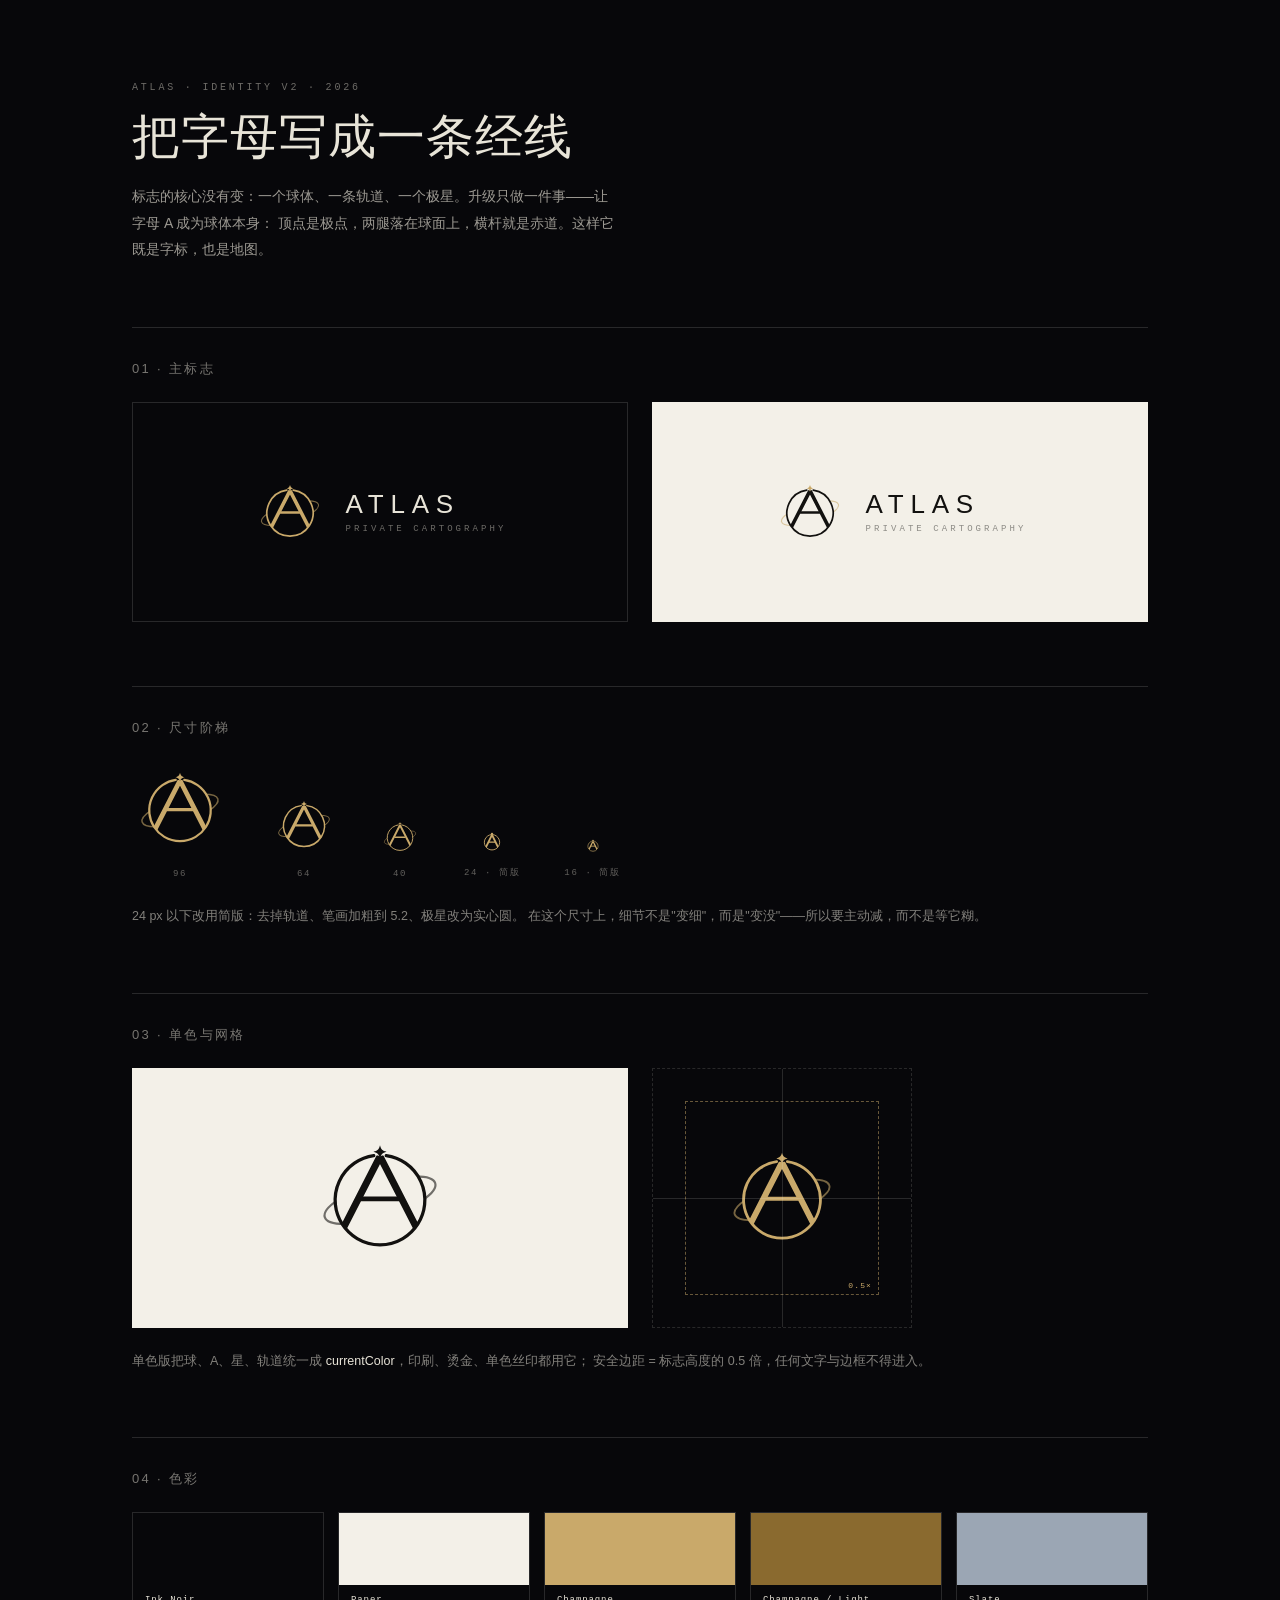
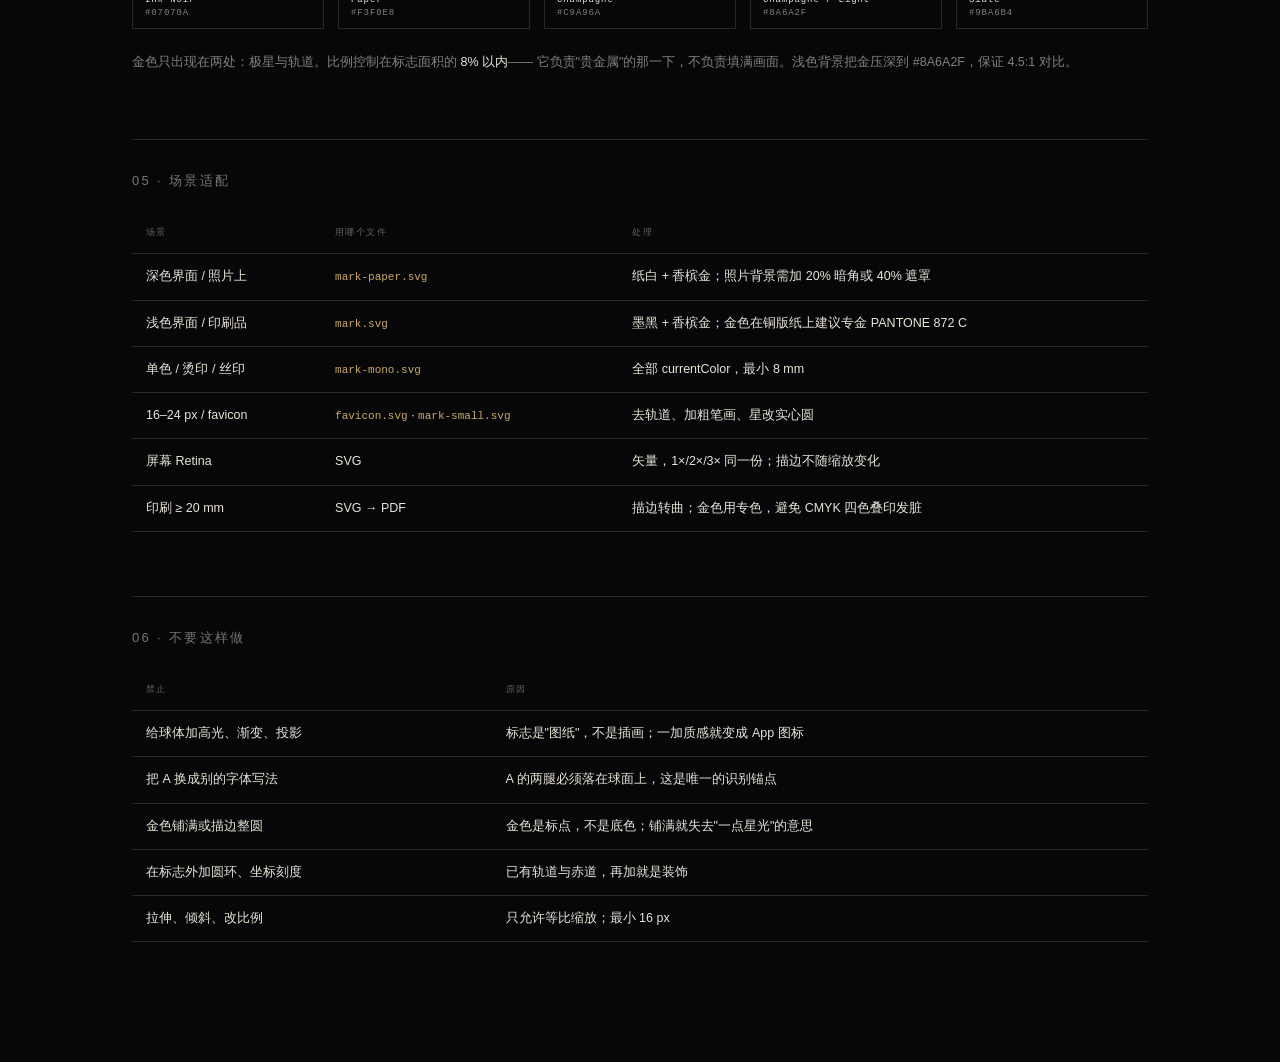
<file: brand.html>
<!DOCTYPE html>
<html lang="zh-CN">
<head>
<meta charset="utf-8" />
<meta name="viewport" content="width=device-width, initial-scale=1" />
<title>ATLAS · 标志与视觉规范</title>
<style>
  :root {
    --noir: #07070A;
    --paper: #F3F0E8;
    --ink: #12110F;
    --gold: #C9A96A;
    --gold-paper: #8A6A2F;
    --line: rgba(242, 239, 231, .14);
    --line-dark: rgba(18, 17, 15, .14);
    --mono: ui-monospace, "SF Mono", "JetBrains Mono", Consolas, monospace;
  }
  * { box-sizing: border-box; }
  body {
    margin: 0; background: var(--noir); color: #E8E4D8;
    font-family: "Archivo", "PingFang SC", "Microsoft YaHei", sans-serif;
    -webkit-font-smoothing: antialiased;
  }
  .wrap { max-width: 1080px; margin: 0 auto; padding: 72px 32px 120px; }
  .kicker {
    font-family: var(--mono); font-size: 10px; letter-spacing: .28em;
    text-transform: uppercase; color: rgba(232, 228, 216, .45);
  }
  h1 { font-size: clamp(2rem, 4vw, 3rem); font-weight: 500; letter-spacing: .02em; margin: 12px 0 8px; }
  .lede { max-width: 62ch; line-height: 1.9; color: rgba(232, 228, 216, .66); font-size: 14px; }
  section { margin-top: 64px; border-top: 1px solid var(--line); padding-top: 32px; }
  h2 { font-size: 13px; font-weight: 500; letter-spacing: .18em; text-transform: uppercase; color: rgba(232, 228, 216, .5); margin: 0 0 24px; }

  /* 主组合 */
  .lockup { display: flex; align-items: center; gap: 20px; }
  .lockup img { width: 72px; height: 72px; }
  .lockup .word { display: grid; gap: 4px; }
  .lockup .word b { font-size: 26px; font-weight: 500; letter-spacing: .26em; }
  .lockup .word span { font-family: var(--mono); font-size: 9px; letter-spacing: .34em; color: rgba(232, 228, 216, .45); text-transform: uppercase; }
  .duo { display: grid; grid-template-columns: 1fr 1fr; gap: 24px; }
  .panel { border: 1px solid var(--line); padding: 40px; display: grid; place-items: center; min-height: 220px; }
  .panel--paper { background: var(--paper); color: var(--ink); border-color: transparent; }

  /* 尺寸 */
  .sizes { display: flex; align-items: flex-end; gap: 44px; flex-wrap: wrap; }
  .size { display: grid; justify-items: center; gap: 12px; }
  .size img { display: block; }
  .size em { font-family: var(--mono); font-style: normal; font-size: 9px; letter-spacing: .18em; color: rgba(232, 228, 216, .4); }

  /* 色板 */
  .chips { display: grid; grid-template-columns: repeat(5, 1fr); gap: 14px; }
  .chip { border: 1px solid var(--line); }
  .chip i { display: block; height: 72px; }
  .chip p { margin: 0; padding: 10px 12px; font-family: var(--mono); font-size: 9px; letter-spacing: .1em; color: rgba(232, 228, 216, .55); }
  .chip p b { display: block; font-weight: 400; color: #E8E4D8; margin-bottom: 3px; }

  /* 网格与留白 */
  .gridbox { position: relative; width: 260px; height: 260px; display: grid; place-items: center; border: 1px dashed var(--line); }
  .gridbox::before, .gridbox::after { content: ""; position: absolute; background: var(--line); }
  .gridbox::before { left: 0; right: 0; top: 50%; height: 1px; }
  .gridbox::after { top: 0; bottom: 0; left: 50%; width: 1px; }
  .gridbox img { width: 120px; height: 120px; }
  .clear { position: absolute; inset: 32px; border: 1px dashed rgba(201, 169, 106, .5); }
  .clear span { position: absolute; right: 6px; bottom: 4px; font-family: var(--mono); font-size: 8px; color: var(--gold); letter-spacing: .14em; }

  table { width: 100%; border-collapse: collapse; font-size: 12.5px; }
  th, td { text-align: left; padding: 12px 14px; border-bottom: 1px solid var(--line); vertical-align: top; line-height: 1.7; }
  th { font-family: var(--mono); font-size: 9px; letter-spacing: .16em; text-transform: uppercase; color: rgba(232, 228, 216, .4); font-weight: 400; }
  td code { font-family: var(--mono); font-size: 11px; color: var(--gold); }
  .note { font-size: 12.5px; line-height: 1.9; color: rgba(232, 228, 216, .55); }
  .note b { color: #E8E4D8; font-weight: 500; }
  @media (max-width: 760px) {
    .duo, .chips { grid-template-columns: 1fr 1fr; }
    .wrap { padding: 48px 20px 80px; }
  }
</style>
</head>
<body>
<div class="wrap">
  <p class="kicker">ATLAS · Identity v2 · 2026</p>
  <h1>把字母写成一条经线</h1>
  <p class="lede">
    标志的核心没有变：一个球体、一条轨道、一个极星。升级只做一件事——让字母 A 成为球体本身：
    顶点是极点，两腿落在球面上，横杆就是赤道。这样它既是字标，也是地图。
  </p>

  <section>
    <h2>01 · 主标志</h2>
    <div class="duo">
      <div class="panel">
        <div class="lockup">
          <img src="assets/img/mark-gold.svg" alt="ATLAS 标志" />
          <span class="word"><b>ATLAS</b><span>Private Cartography</span></span>
        </div>
      </div>
      <div class="panel panel--paper">
        <div class="lockup">
          <img src="assets/img/mark.svg" alt="ATLAS 标志（深色）" />
          <span class="word"><b>ATLAS</b><span style="color:rgba(18,17,15,.45)">Private Cartography</span></span>
        </div>
      </div>
    </div>
  </section>

  <section>
    <h2>02 · 尺寸阶梯</h2>
    <div class="sizes">
      <span class="size"><img src="assets/img/mark-gold.svg" width="96" height="96" alt="" /><em>96</em></span>
      <span class="size"><img src="assets/img/mark-gold.svg" width="64" height="64" alt="" /><em>64</em></span>
      <span class="size"><img src="assets/img/mark-gold.svg" width="40" height="40" alt="" /><em>40</em></span>
      <span class="size"><img src="assets/img/mark-small.svg" width="24" height="24" alt="" /><em>24 · 简版</em></span>
      <span class="size"><img src="assets/img/mark-small.svg" width="16" height="16" alt="" /><em>16 · 简版</em></span>
    </div>
    <p class="note" style="margin-top:26px">
      24 px 以下改用简版：去掉轨道、笔画加粗到 5.2、极星改为实心圆。
      在这个尺寸上，细节不是"变细"，而是"变没"——所以要主动减，而不是等它糊。
    </p>
  </section>

  <section>
    <h2>03 · 单色与网格</h2>
    <div class="duo">
      <div class="panel panel--paper">
        <img src="assets/img/mark-mono.svg" width="140" height="140" alt="单色标志" />
      </div>
      <div class="gridbox">
        <div class="clear"><span>0.5×</span></div>
        <img src="assets/img/mark-gold.svg" alt="网格与安全边距" />
      </div>
    </div>
    <p class="note" style="margin-top:22px">
      单色版把球、A、星、轨道统一成 <b>currentColor</b>，印刷、烫金、单色丝印都用它；
      安全边距 = 标志高度的 0.5 倍，任何文字与边框不得进入。
    </p>
  </section>

  <section>
    <h2>04 · 色彩</h2>
    <div class="chips">
      <span class="chip"><i style="background:#07070A"></i><p><b>Ink Noir</b>#07070A</p></span>
      <span class="chip"><i style="background:#F3F0E8"></i><p><b>Paper</b>#F3F0E8</p></span>
      <span class="chip"><i style="background:#C9A96A"></i><p><b>Champagne</b>#C9A96A</p></span>
      <span class="chip"><i style="background:#8A6A2F"></i><p><b>Champagne / Light</b>#8A6A2F</p></span>
      <span class="chip"><i style="background:#9BA6B4"></i><p><b>Slate</b>#9BA6B4</p></span>
    </div>
    <p class="note" style="margin-top:22px">
      金色只出现在两处：极星与轨道。比例控制在标志面积的 <b>8% 以内</b>——
      它负责"贵金属"的那一下，不负责填满画面。浅色背景把金压深到 #8A6A2F，保证 4.5:1 对比。
    </p>
  </section>

  <section>
    <h2>05 · 场景适配</h2>
    <table>
      <tr><th>场景</th><th>用哪个文件</th><th>处理</th></tr>
      <tr><td>深色界面 / 照片上</td><td><code>mark-paper.svg</code></td><td>纸白 + 香槟金；照片背景需加 20% 暗角或 40% 遮罩</td></tr>
      <tr><td>浅色界面 / 印刷品</td><td><code>mark.svg</code></td><td>墨黑 + 香槟金；金色在铜版纸上建议专金 PANTONE 872 C</td></tr>
      <tr><td>单色 / 烫印 / 丝印</td><td><code>mark-mono.svg</code></td><td>全部 currentColor，最小 8 mm</td></tr>
      <tr><td>16–24 px / favicon</td><td><code>favicon.svg</code> · <code>mark-small.svg</code></td><td>去轨道、加粗笔画、星改实心圆</td></tr>
      <tr><td>屏幕 Retina</td><td>SVG</td><td>矢量，1×/2×/3× 同一份；描边不随缩放变化</td></tr>
      <tr><td>印刷 ≥ 20 mm</td><td>SVG → PDF</td><td>描边转曲；金色用专色，避免 CMYK 四色叠印发脏</td></tr>
    </table>
  </section>

  <section>
    <h2>06 · 不要这样做</h2>
    <table>
      <tr><th>禁止</th><th>原因</th></tr>
      <tr><td>给球体加高光、渐变、投影</td><td>标志是"图纸"，不是插画；一加质感就变成 App 图标</td></tr>
      <tr><td>把 A 换成别的字体写法</td><td>A 的两腿必须落在球面上，这是唯一的识别锚点</td></tr>
      <tr><td>金色铺满或描边整圆</td><td>金色是标点，不是底色；铺满就失去"一点星光"的意思</td></tr>
      <tr><td>在标志外加圆环、坐标刻度</td><td>已有轨道与赤道，再加就是装饰</td></tr>
      <tr><td>拉伸、倾斜、改比例</td><td>只允许等比缩放；最小 16 px</td></tr>
    </table>
  </section>
</div>
</body>
</html>
</file>
